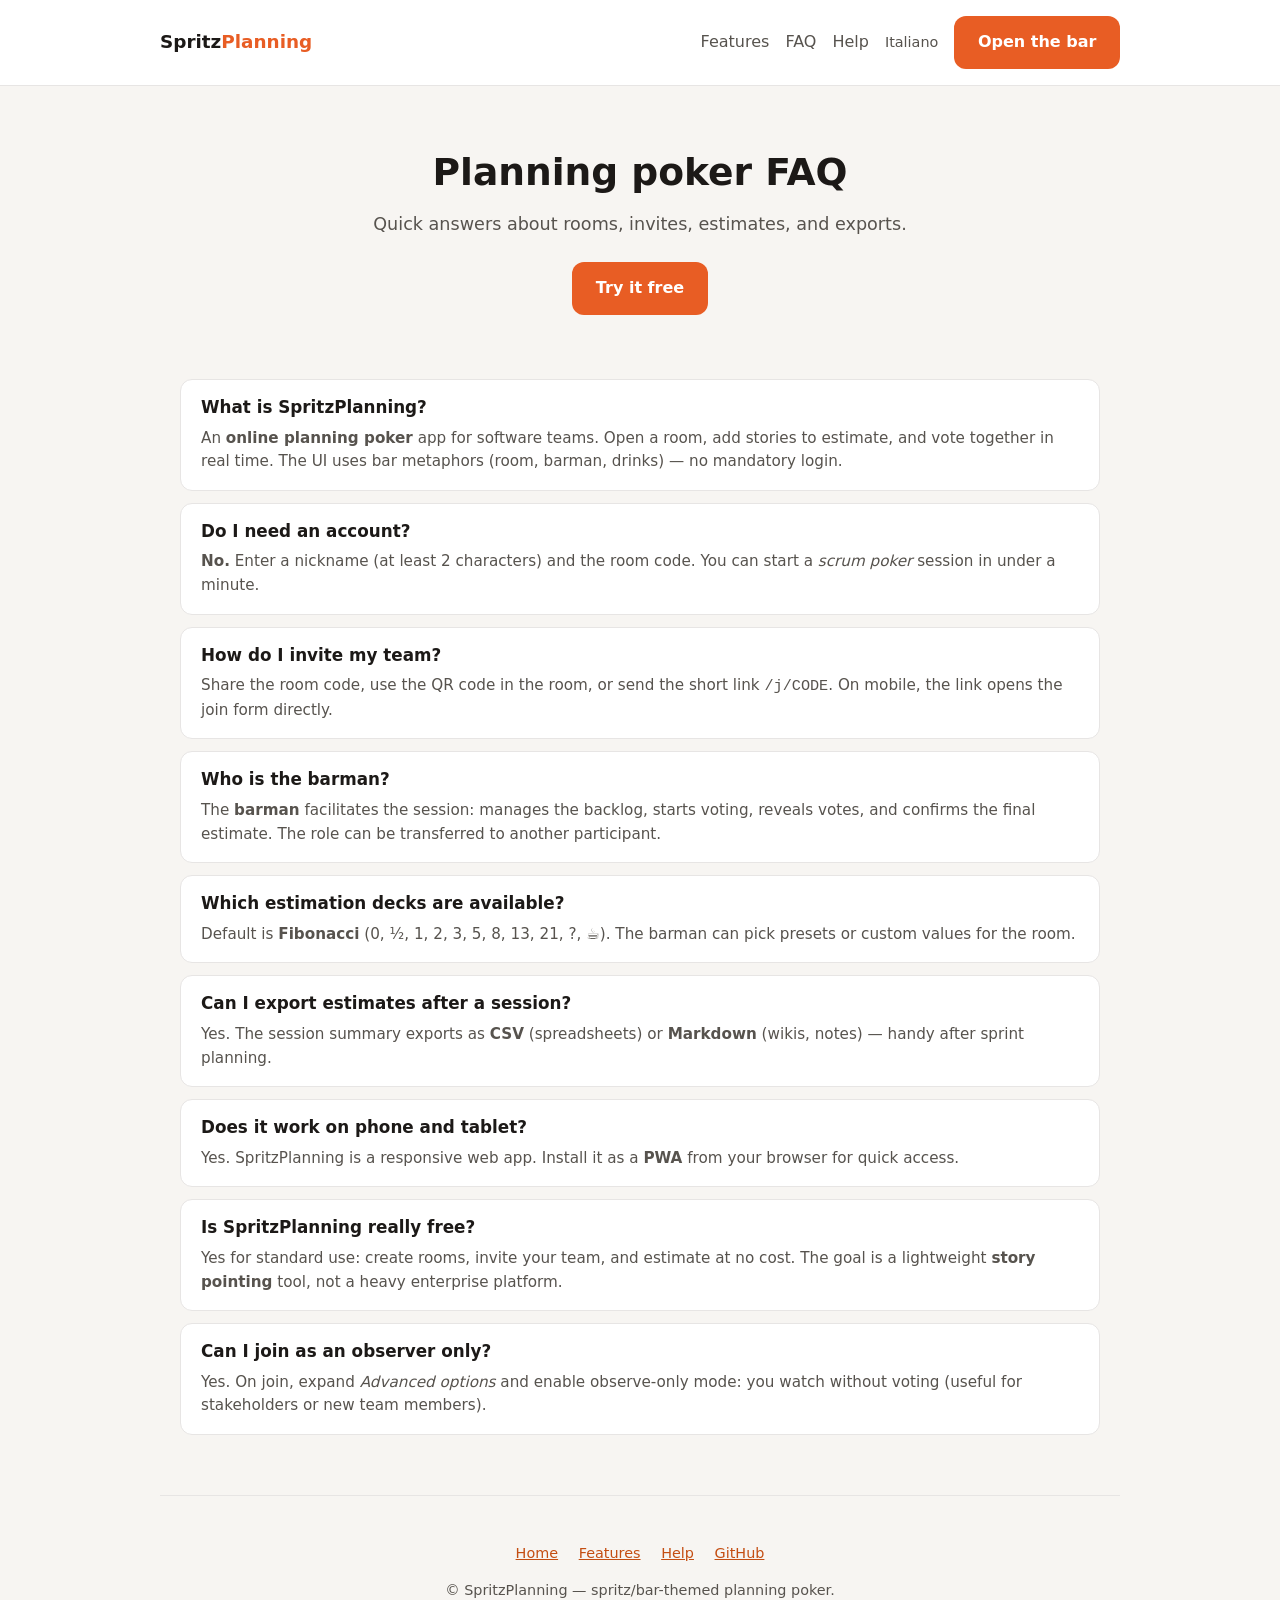
<file: web/faq-en.html>
<!DOCTYPE html>
<html lang="en">
<head>
  <meta charset="UTF-8">
  <meta name="viewport" content="width=device-width, initial-scale=1">
  <title>FAQ — Online planning poker | SpritzPlanning</title>
  <meta name="description" content="Frequently asked questions about SpritzPlanning: no account required, invite your team, export estimates, Fibonacci deck, PWA, free planning poker.">
  <link rel="canonical" href="https://spritz-planning.vercel.app/en/faq">
  <link rel="alternate" hreflang="it" href="https://spritz-planning.vercel.app/faq">
  <link rel="alternate" hreflang="en" href="https://spritz-planning.vercel.app/en/faq">
  <link rel="alternate" hreflang="x-default" href="https://spritz-planning.vercel.app/faq">
  <meta property="og:type" content="website">
  <meta property="og:title" content="FAQ — SpritzPlanning">
  <meta property="og:description" content="Free planning poker with no sign-up: rooms, facilitator, exports, and invites explained.">
  <meta property="og:url" content="https://spritz-planning.vercel.app/en/faq">
  <meta property="og:image" content="https://spritz-planning.vercel.app/icons/Icon-512.png">
  <meta name="theme-color" content="#E85D24">
  <link rel="icon" type="image/png" href="favicon.png">
  <link rel="preload" href="seo/landing.css" as="style">
  <link rel="stylesheet" href="seo/landing.css">
  <!-- SEO_INJECT -->
  <script type="application/ld+json">
  {
    "@context": "https://schema.org",
    "@type": "FAQPage",
    "mainEntity": [
      {
        "@type": "Question",
        "name": "What is SpritzPlanning?",
        "acceptedAnswer": {
          "@type": "Answer",
          "text": "SpritzPlanning is an online planning poker tool for agile teams. Open a room, share the room code, and estimate stories in real time with a bar-themed UX."
        }
      },
      {
        "@type": "Question",
        "name": "Do I need an account?",
        "acceptedAnswer": {
          "@type": "Answer",
          "text": "No. A nickname and room code are enough. No sign-up required to join."
        }
      },
      {
        "@type": "Question",
        "name": "How do I invite my team?",
        "acceptedAnswer": {
          "@type": "Answer",
          "text": "Share the room code, scan the QR code in the room, or use the short link /j/CODE. Teammates choose Join and enter nickname and code."
        }
      },
      {
        "@type": "Question",
        "name": "Who is the barman?",
        "acceptedAnswer": {
          "@type": "Answer",
          "text": "The barman is the facilitator: manages the backlog, starts voting, reveals votes, and confirms the final estimate. The room creator starts as barman."
        }
      },
      {
        "@type": "Question",
        "name": "Can I export estimates?",
        "acceptedAnswer": {
          "@type": "Answer",
          "text": "Yes. At the end of a session you can copy a report as CSV or Markdown with story titles and points."
        }
      },
      {
        "@type": "Question",
        "name": "Is SpritzPlanning free?",
        "acceptedAnswer": {
          "@type": "Answer",
          "text": "Yes. Open a room and invite your team at no cost for standard planning poker sessions."
        }
      }
    ]
  }
  </script>
</head>
<body>
  <noscript>
    <p class="noscript-fallback">
      SpritzPlanning — online planning poker.
      <a href="/app/">Open the app</a> ·
      <a href="/en/features">Features</a> ·
      <a href="/en">Home</a>
    </p>
  </noscript>
  <header>
    <div class="header-inner">
      <a class="logo" href="/en">Spritz<span>Planning</span></a>
      <nav>
        <a href="/en/features">Features</a>
        <a href="/en/faq" aria-current="page">FAQ</a>
        <a href="/en/help">Help</a>
        <a class="lang" href="/faq" hreflang="it">Italiano</a>
        <a class="btn btn-primary" href="/app/">Open the bar</a>
      </nav>
    </div>
  </header>

  <main>
    <section class="hero">
      <h1>Planning poker FAQ</h1>
      <p>Quick answers about rooms, invites, estimates, and exports.</p>
      <div class="cta-row">
        <a class="btn btn-primary" href="/app/">Try it free</a>
      </div>
    </section>

    <ul class="faq-list">
      <li class="faq-item">
        <h2>What is SpritzPlanning?</h2>
        <p>An <strong>online planning poker</strong> app for software teams. Open a room, add stories to estimate, and vote together in real time. The UI uses bar metaphors (room, barman, drinks) — no mandatory login.</p>
      </li>
      <li class="faq-item">
        <h2>Do I need an account?</h2>
        <p><strong>No.</strong> Enter a nickname (at least 2 characters) and the room code. You can start a <em>scrum poker</em> session in under a minute.</p>
      </li>
      <li class="faq-item">
        <h2>How do I invite my team?</h2>
        <p>Share the room code, use the QR code in the room, or send the short link <code>/j/CODE</code>. On mobile, the link opens the join form directly.</p>
      </li>
      <li class="faq-item">
        <h2>Who is the barman?</h2>
        <p>The <strong>barman</strong> facilitates the session: manages the backlog, starts voting, reveals votes, and confirms the final estimate. The role can be transferred to another participant.</p>
      </li>
      <li class="faq-item">
        <h2>Which estimation decks are available?</h2>
        <p>Default is <strong>Fibonacci</strong> (0, ½, 1, 2, 3, 5, 8, 13, 21, ?, ☕). The barman can pick presets or custom values for the room.</p>
      </li>
      <li class="faq-item">
        <h2>Can I export estimates after a session?</h2>
        <p>Yes. The session summary exports as <strong>CSV</strong> (spreadsheets) or <strong>Markdown</strong> (wikis, notes) — handy after sprint planning.</p>
      </li>
      <li class="faq-item">
        <h2>Does it work on phone and tablet?</h2>
        <p>Yes. SpritzPlanning is a responsive web app. Install it as a <strong>PWA</strong> from your browser for quick access.</p>
      </li>
      <li class="faq-item">
        <h2>Is SpritzPlanning really free?</h2>
        <p>Yes for standard use: create rooms, invite your team, and estimate at no cost. The goal is a lightweight <strong>story pointing</strong> tool, not a heavy enterprise platform.</p>
      </li>
      <li class="faq-item">
        <h2>Can I join as an observer only?</h2>
        <p>Yes. On join, expand <em>Advanced options</em> and enable observe-only mode: you watch without voting (useful for stakeholders or new team members).</p>
      </li>
    </ul>
  </main>

  <footer>
    <p>
      <a href="/en">Home</a>
      <a href="/en/features">Features</a>
      <a href="/en/help">Help</a>
      <a href="https://github.com/edar-dev/SpritzPlanning" rel="noopener">GitHub</a>
    </p>
    <p>© SpritzPlanning — spritz/bar-themed planning poker.</p>
  </footer>
</body>
</html>
</file>
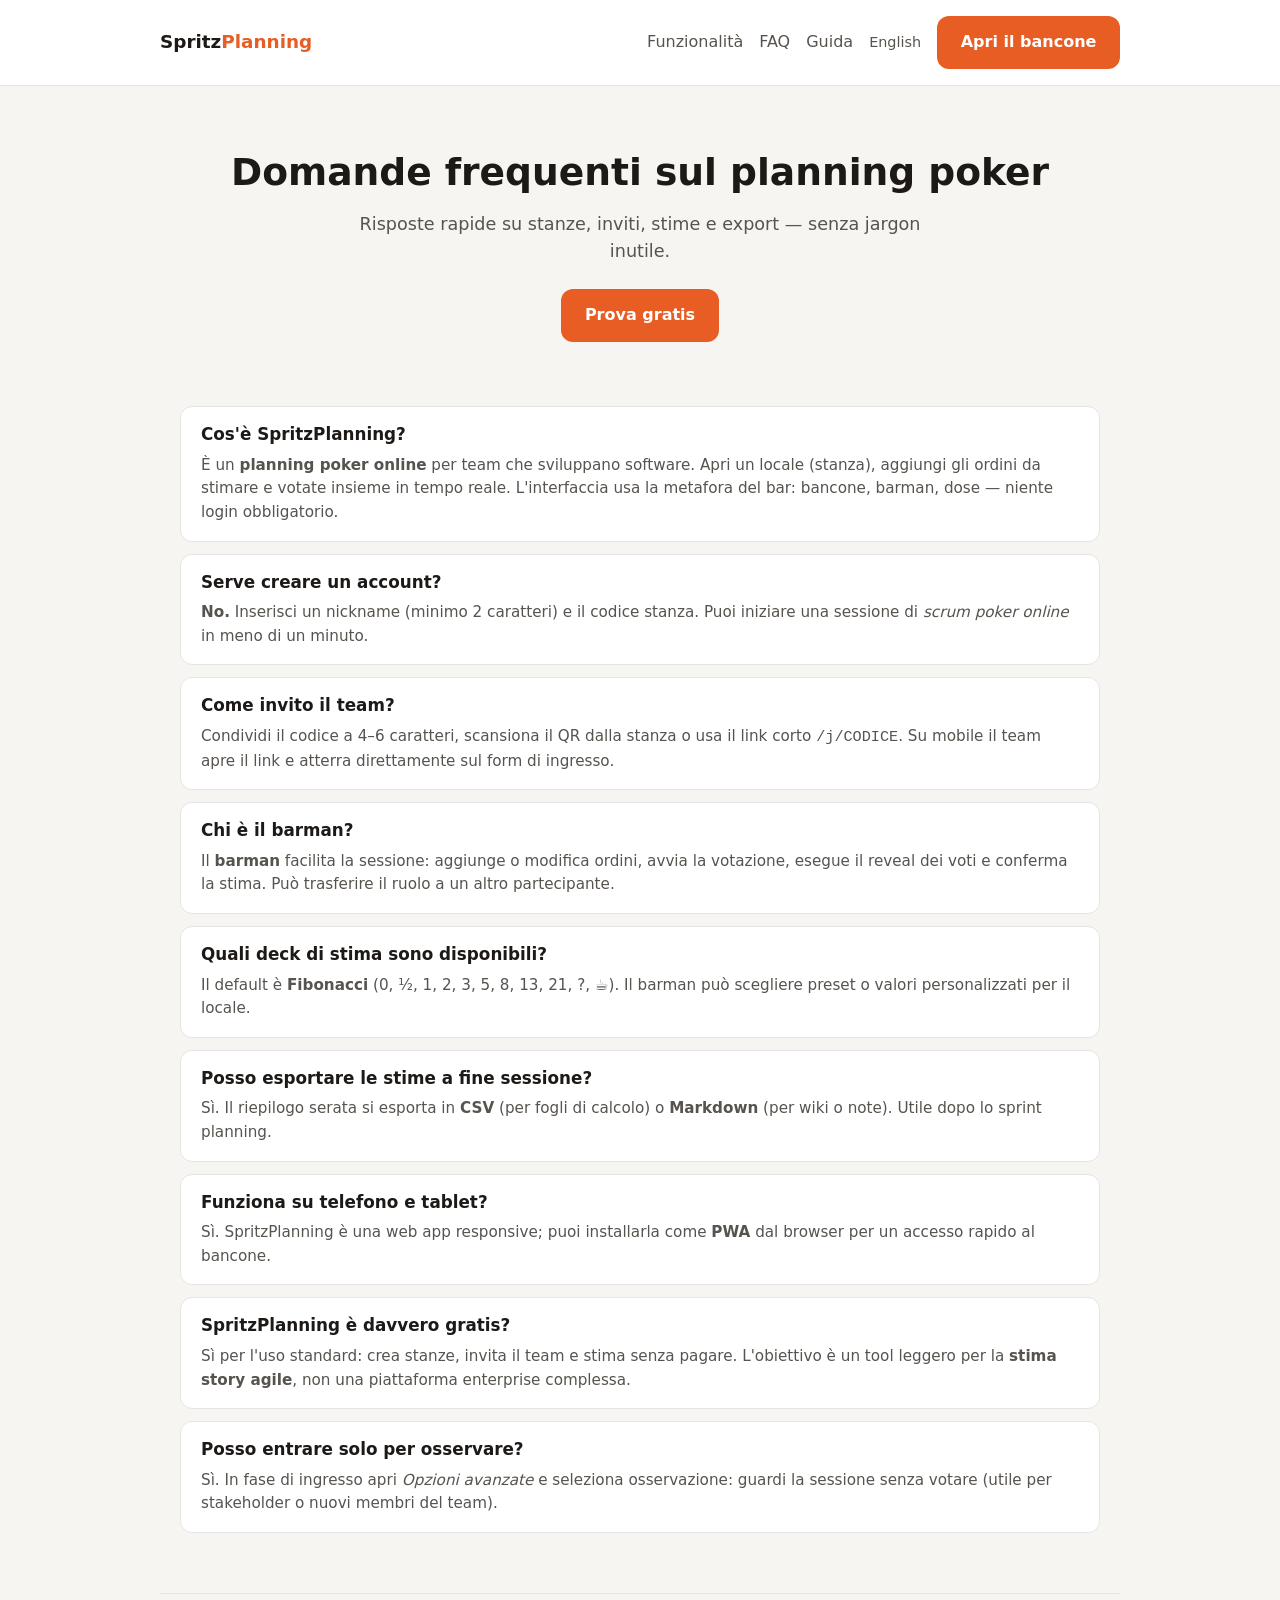
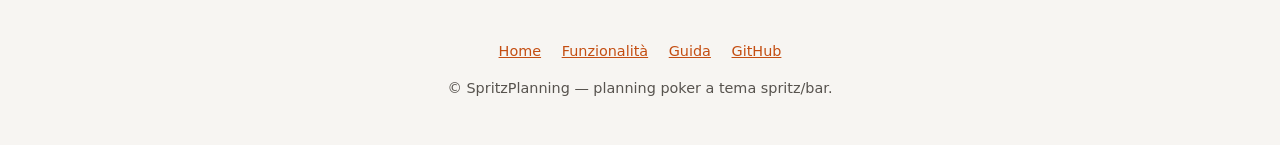
<file: web/faq.html>
<!DOCTYPE html>
<html lang="it">
<head>
  <meta charset="UTF-8">
  <meta name="viewport" content="width=device-width, initial-scale=1">
  <title>FAQ — Planning poker online | SpritzPlanning</title>
  <meta name="description" content="Domande frequenti su SpritzPlanning: serve un account? Come invitare il team? Export stime, deck Fibonacci, PWA e planning poker gratis.">
  <link rel="canonical" href="https://spritz-planning.vercel.app/faq">
  <link rel="alternate" hreflang="it" href="https://spritz-planning.vercel.app/faq">
  <link rel="alternate" hreflang="en" href="https://spritz-planning.vercel.app/en/faq">
  <link rel="alternate" hreflang="x-default" href="https://spritz-planning.vercel.app/faq">
  <meta property="og:type" content="website">
  <meta property="og:title" content="FAQ — SpritzPlanning">
  <meta property="og:description" content="Planning poker gratis senza registrazione: risposte rapide su stanze, barman, export e inviti.">
  <meta property="og:url" content="https://spritz-planning.vercel.app/faq">
  <meta property="og:image" content="https://spritz-planning.vercel.app/icons/Icon-512.png">
  <meta name="theme-color" content="#E85D24">
  <link rel="icon" type="image/png" href="favicon.png">
  <link rel="preload" href="seo/landing.css" as="style">
  <link rel="stylesheet" href="seo/landing.css">
  <!-- SEO_INJECT -->
  <script type="application/ld+json">
  {
    "@context": "https://schema.org",
    "@type": "FAQPage",
    "mainEntity": [
      {
        "@type": "Question",
        "name": "Cos'è SpritzPlanning?",
        "acceptedAnswer": {
          "@type": "Answer",
          "text": "SpritzPlanning è uno strumento di planning poker online per team agile. Apri un locale, condividi il codice stanza e stima le story in tempo reale con tema bar/spritz."
        }
      },
      {
        "@type": "Question",
        "name": "Serve creare un account?",
        "acceptedAnswer": {
          "@type": "Answer",
          "text": "No. Per partecipare bastano nickname e codice stanza. Nessuna registrazione obbligatoria."
        }
      },
      {
        "@type": "Question",
        "name": "Come invito il team in stanza?",
        "acceptedAnswer": {
          "@type": "Answer",
          "text": "Condividi il codice stanza, il QR dalla schermata del locale o il link corto /j/CODICE. I colleghi scelgono Entra al bancone e inseriscono nickname e codice."
        }
      },
      {
        "@type": "Question",
        "name": "Chi è il barman?",
        "acceptedAnswer": {
          "@type": "Answer",
          "text": "Il barman è il facilitatore: gestisce il menu ordini, avvia la votazione, fa il reveal (Servizio!) e conferma la stima finale. Chi crea il locale è barman iniziale."
        }
      },
      {
        "@type": "Question",
        "name": "Posso esportare le stime?",
        "acceptedAnswer": {
          "@type": "Answer",
          "text": "Sì. A fine sessione puoi copiare un report in CSV o Markdown con titolo ordine e punti stimati."
        }
      },
      {
        "@type": "Question",
        "name": "SpritzPlanning è gratis?",
        "acceptedAnswer": {
          "@type": "Answer",
          "text": "Sì, l'uso del planning poker è gratuito: apri un locale e invita il team senza carta di credito."
        }
      }
    ]
  }
  </script>
</head>
<body>
  <noscript>
    <p class="noscript-fallback">
      SpritzPlanning — planning poker online.
      <a href="/app/">Apri l'app</a> ·
      <a href="/features">Funzionalità</a> ·
      <a href="/">Home</a>
    </p>
  </noscript>
  <header>
    <div class="header-inner">
      <a class="logo" href="/">Spritz<span>Planning</span></a>
      <nav>
        <a href="/features">Funzionalità</a>
        <a href="/faq" aria-current="page">FAQ</a>
        <a href="/help">Guida</a>
        <a class="lang" href="/en/faq" hreflang="en">English</a>
        <a class="btn btn-primary" href="/app/">Apri il bancone</a>
      </nav>
    </div>
  </header>

  <main>
    <section class="hero">
      <h1>Domande frequenti sul planning poker</h1>
      <p>Risposte rapide su stanze, inviti, stime e export — senza jargon inutile.</p>
      <div class="cta-row">
        <a class="btn btn-primary" href="/app/">Prova gratis</a>
      </div>
    </section>

    <ul class="faq-list">
      <li class="faq-item">
        <h2>Cos'è SpritzPlanning?</h2>
        <p>È un <strong>planning poker online</strong> per team che sviluppano software. Apri un locale (stanza), aggiungi gli ordini da stimare e votate insieme in tempo reale. L'interfaccia usa la metafora del bar: bancone, barman, dose — niente login obbligatorio.</p>
      </li>
      <li class="faq-item">
        <h2>Serve creare un account?</h2>
        <p><strong>No.</strong> Inserisci un nickname (minimo 2 caratteri) e il codice stanza. Puoi iniziare una sessione di <em>scrum poker online</em> in meno di un minuto.</p>
      </li>
      <li class="faq-item">
        <h2>Come invito il team?</h2>
        <p>Condividi il codice a 4–6 caratteri, scansiona il QR dalla stanza o usa il link corto <code>/j/CODICE</code>. Su mobile il team apre il link e atterra direttamente sul form di ingresso.</p>
      </li>
      <li class="faq-item">
        <h2>Chi è il barman?</h2>
        <p>Il <strong>barman</strong> facilita la sessione: aggiunge o modifica ordini, avvia la votazione, esegue il reveal dei voti e conferma la stima. Può trasferire il ruolo a un altro partecipante.</p>
      </li>
      <li class="faq-item">
        <h2>Quali deck di stima sono disponibili?</h2>
        <p>Il default è <strong>Fibonacci</strong> (0, ½, 1, 2, 3, 5, 8, 13, 21, ?, ☕). Il barman può scegliere preset o valori personalizzati per il locale.</p>
      </li>
      <li class="faq-item">
        <h2>Posso esportare le stime a fine sessione?</h2>
        <p>Sì. Il riepilogo serata si esporta in <strong>CSV</strong> (per fogli di calcolo) o <strong>Markdown</strong> (per wiki o note). Utile dopo lo sprint planning.</p>
      </li>
      <li class="faq-item">
        <h2>Funziona su telefono e tablet?</h2>
        <p>Sì. SpritzPlanning è una web app responsive; puoi installarla come <strong>PWA</strong> dal browser per un accesso rapido al bancone.</p>
      </li>
      <li class="faq-item">
        <h2>SpritzPlanning è davvero gratis?</h2>
        <p>Sì per l'uso standard: crea stanze, invita il team e stima senza pagare. L'obiettivo è un tool leggero per la <strong>stima story agile</strong>, non una piattaforma enterprise complessa.</p>
      </li>
      <li class="faq-item">
        <h2>Posso entrare solo per osservare?</h2>
        <p>Sì. In fase di ingresso apri <em>Opzioni avanzate</em> e seleziona osservazione: guardi la sessione senza votare (utile per stakeholder o nuovi membri del team).</p>
      </li>
    </ul>
  </main>

  <footer>
    <p>
      <a href="/">Home</a>
      <a href="/features">Funzionalità</a>
      <a href="/help">Guida</a>
      <a href="https://github.com/edar-dev/SpritzPlanning" rel="noopener">GitHub</a>
    </p>
    <p>© SpritzPlanning — planning poker a tema spritz/bar.</p>
  </footer>
</body>
</html>
</file>
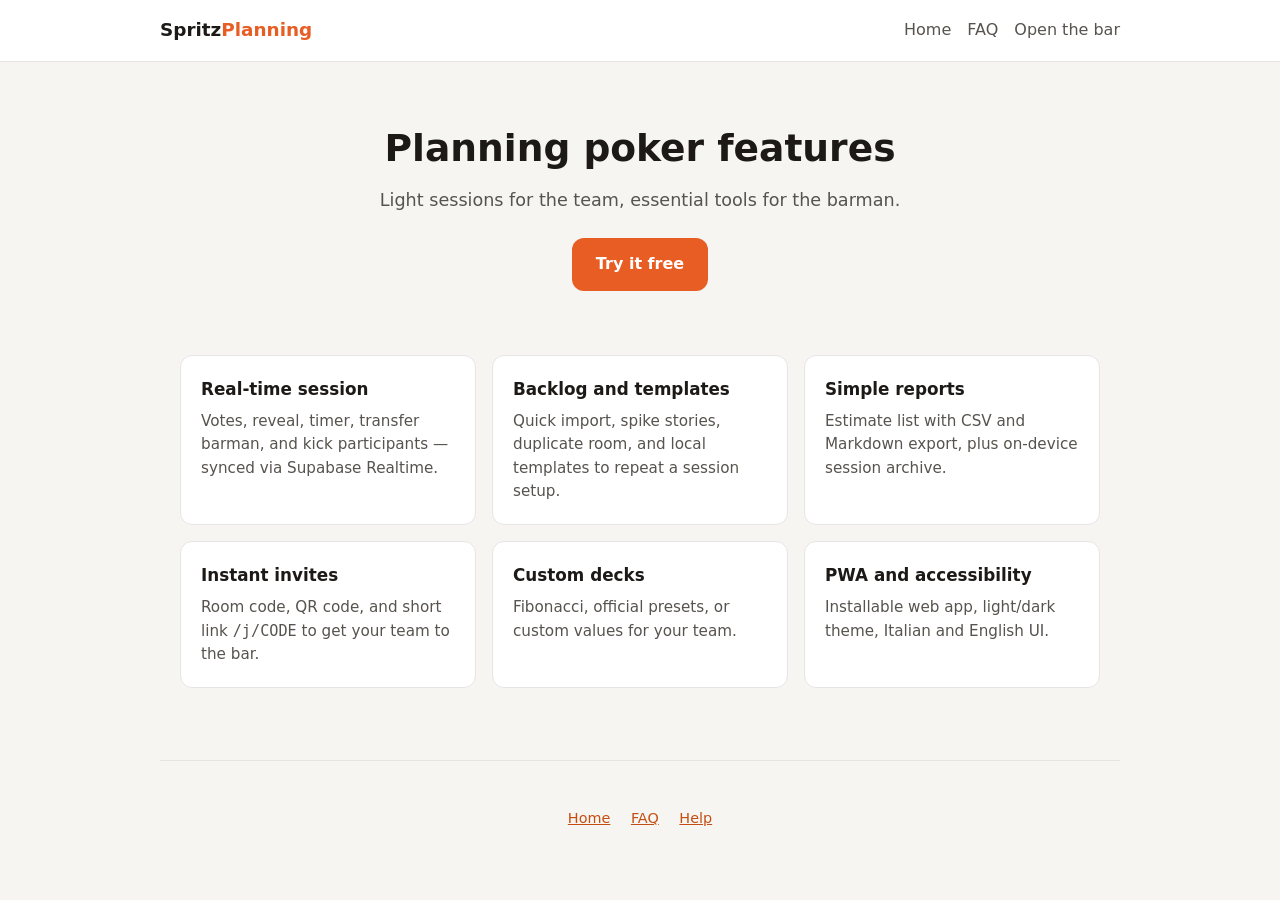
<file: web/features-en.html>
<!DOCTYPE html>
<html lang="en">
<head>
  <meta charset="UTF-8">
  <meta name="viewport" content="width=device-width, initial-scale=1">
  <title>Features — SpritzPlanning</title>
  <meta name="description" content="Real-time planning poker: custom decks, backlog import, timer, CSV export, and installable PWA. No account required.">
  <link rel="canonical" href="https://spritz-planning.vercel.app/en/features">
  <link rel="alternate" hreflang="it" href="https://spritz-planning.vercel.app/features">
  <link rel="alternate" hreflang="en" href="https://spritz-planning.vercel.app/en/features">
  <link rel="alternate" hreflang="x-default" href="https://spritz-planning.vercel.app/features">
  <meta property="og:type" content="website">
  <meta property="og:title" content="Features — SpritzPlanning">
  <meta property="og:description" content="Everything you need for a frictionless estimation session.">
  <meta property="og:url" content="https://spritz-planning.vercel.app/en/features">
  <meta property="og:image" content="https://spritz-planning.vercel.app/icons/Icon-512.png">
  <meta name="theme-color" content="#E85D24">
  <link rel="icon" type="image/png" href="favicon.png">
  <link rel="preload" href="seo/landing.css" as="style">
  <link rel="stylesheet" href="seo/landing.css">
  <!-- SEO_INJECT -->
</head>
<body>
  <header>
    <div class="header-inner">
      <a class="logo" href="/en">Spritz<span>Planning</span></a>
      <nav>
        <a href="/en">Home</a>
        <a href="/en/faq">FAQ</a>
        <a href="/app/">Open the bar</a>
      </nav>
    </div>
  </header>

  <main>
    <section class="hero">
      <h1>Planning poker features</h1>
      <p>Light sessions for the team, essential tools for the barman.</p>
      <div class="cta-row">
        <a class="btn btn-primary" href="/app/">Try it free</a>
      </div>
    </section>

    <div class="benefits">
      <article class="card">
        <h3>Real-time session</h3>
        <p>Votes, reveal, timer, transfer barman, and kick participants — synced via Supabase Realtime.</p>
      </article>
      <article class="card">
        <h3>Backlog and templates</h3>
        <p>Quick import, spike stories, duplicate room, and local templates to repeat a session setup.</p>
      </article>
      <article class="card">
        <h3>Simple reports</h3>
        <p>Estimate list with CSV and Markdown export, plus on-device session archive.</p>
      </article>
      <article class="card">
        <h3>Instant invites</h3>
        <p>Room code, QR code, and short link <code>/j/CODE</code> to get your team to the bar.</p>
      </article>
      <article class="card">
        <h3>Custom decks</h3>
        <p>Fibonacci, official presets, or custom values for your team.</p>
      </article>
      <article class="card">
        <h3>PWA and accessibility</h3>
        <p>Installable web app, light/dark theme, Italian and English UI.</p>
      </article>
    </div>
  </main>

  <footer>
    <p>
      <a href="/en">Home</a>
      <a href="/en/faq">FAQ</a>
      <a href="/en/help">Help</a>
    </p>
  </footer>
</body>
</html>
</file>
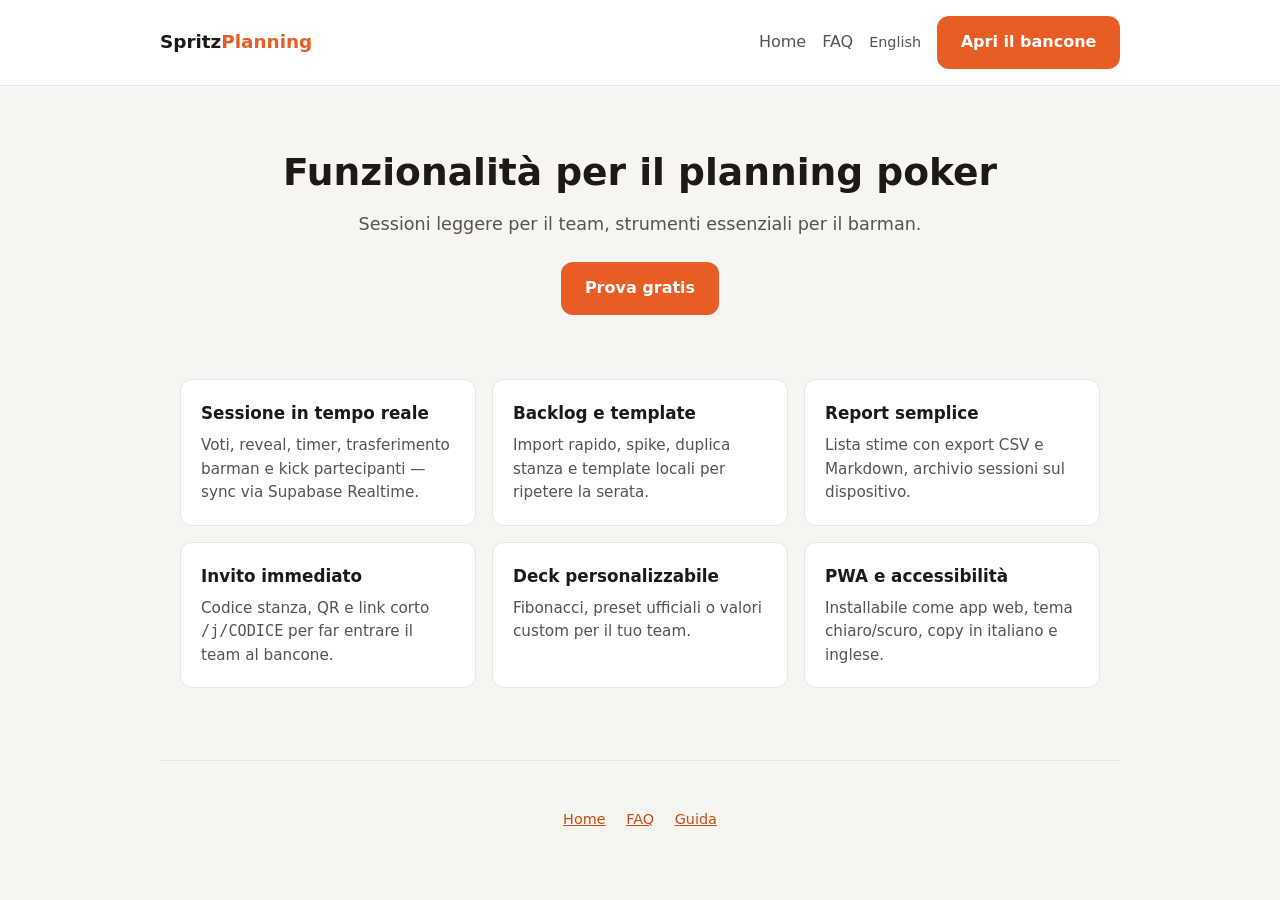
<file: web/features.html>
<!DOCTYPE html>
<html lang="it">
<head>
  <meta charset="UTF-8">
  <meta name="viewport" content="width=device-width, initial-scale=1">
  <title>Funzionalità — SpritzPlanning</title>
  <meta name="description" content="Planning poker in tempo reale: deck personalizzabili, import backlog, timer, report CSV e PWA installabile.">
  <link rel="canonical" href="https://spritz-planning.vercel.app/features">
  <link rel="alternate" hreflang="it" href="https://spritz-planning.vercel.app/features">
  <link rel="alternate" hreflang="en" href="https://spritz-planning.vercel.app/en/features">
  <link rel="alternate" hreflang="x-default" href="https://spritz-planning.vercel.app/features">
  <meta property="og:type" content="website">
  <meta property="og:title" content="Funzionalità — SpritzPlanning">
  <meta property="og:description" content="Tutto ciò che serve per una serata di stima agile, senza attrito.">
  <meta property="og:url" content="https://spritz-planning.vercel.app/features">
  <meta property="og:image" content="https://spritz-planning.vercel.app/icons/Icon-512.png">
  <meta name="theme-color" content="#E85D24">
  <link rel="icon" type="image/png" href="favicon.png">
  <link rel="preload" href="seo/landing.css" as="style">
  <link rel="stylesheet" href="seo/landing.css">
  <!-- SEO_INJECT -->
</head>
<body>
  <header>
    <div class="header-inner">
      <a class="logo" href="/">Spritz<span>Planning</span></a>
      <nav>
        <a href="/">Home</a>
        <a href="/faq">FAQ</a>
        <a class="lang" href="/en/features" hreflang="en">English</a>
        <a class="btn btn-primary" href="/app/">Apri il bancone</a>
      </nav>
    </div>
  </header>

  <main>
    <section class="hero">
      <h1>Funzionalità per il planning poker</h1>
      <p>Sessioni leggere per il team, strumenti essenziali per il barman.</p>
      <div class="cta-row">
        <a class="btn btn-primary" href="/app/">Prova gratis</a>
      </div>
    </section>

    <div class="benefits">
      <article class="card">
        <h3>Sessione in tempo reale</h3>
        <p>Voti, reveal, timer, trasferimento barman e kick partecipanti — sync via Supabase Realtime.</p>
      </article>
      <article class="card">
        <h3>Backlog e template</h3>
        <p>Import rapido, spike, duplica stanza e template locali per ripetere la serata.</p>
      </article>
      <article class="card">
        <h3>Report semplice</h3>
        <p>Lista stime con export CSV e Markdown, archivio sessioni sul dispositivo.</p>
      </article>
      <article class="card">
        <h3>Invito immediato</h3>
        <p>Codice stanza, QR e link corto <code>/j/CODICE</code> per far entrare il team al bancone.</p>
      </article>
      <article class="card">
        <h3>Deck personalizzabile</h3>
        <p>Fibonacci, preset ufficiali o valori custom per il tuo team.</p>
      </article>
      <article class="card">
        <h3>PWA e accessibilità</h3>
        <p>Installabile come app web, tema chiaro/scuro, copy in italiano e inglese.</p>
      </article>
    </div>
  </main>

  <footer>
    <p>
      <a href="/">Home</a>
      <a href="/faq">FAQ</a>
      <a href="/help">Guida</a>
    </p>
  </footer>
</body>
</html>
</file>
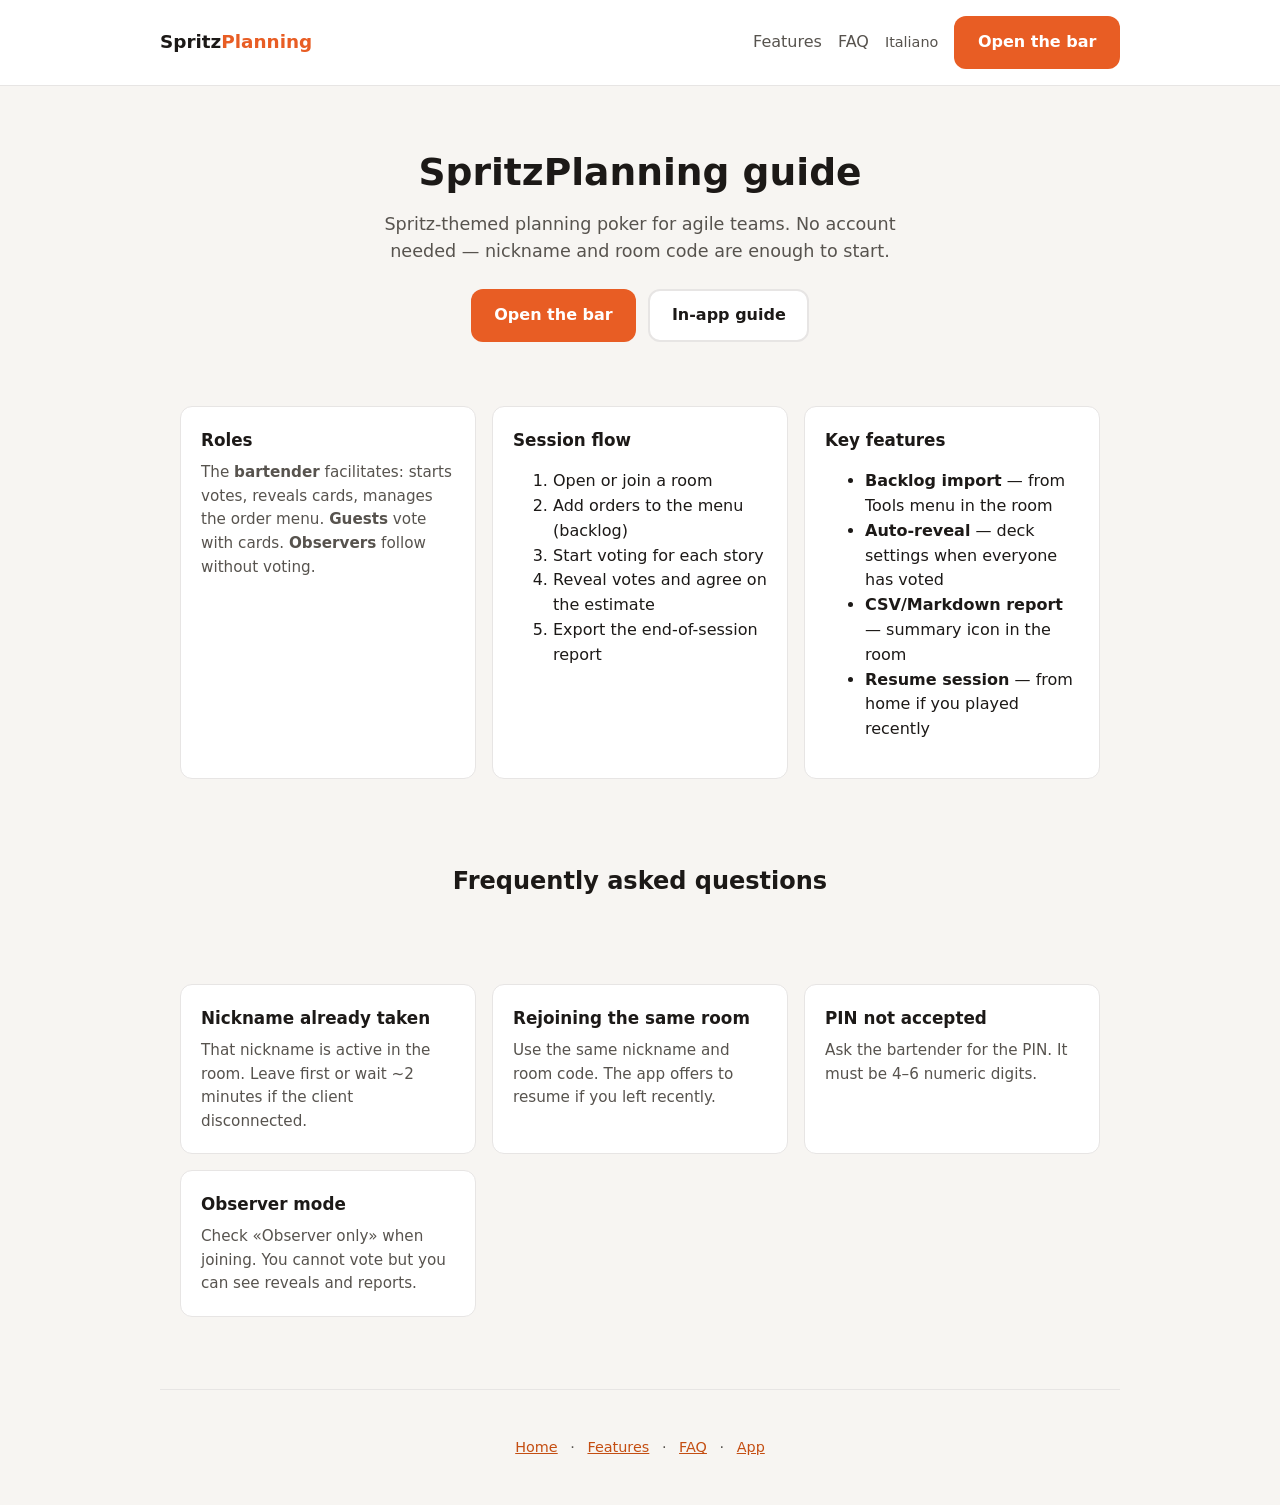
<file: web/help-en.html>
<!DOCTYPE html>
<html lang="en">
<head>
  <meta charset="UTF-8">
  <meta name="viewport" content="width=device-width, initial-scale=1">
  <title>Guide — SpritzPlanning planning poker</title>
  <meta name="description" content="Quick guide to SpritzPlanning: bartender and guest roles, voting flow, backlog import, CSV report, and FAQs.">
  <link rel="canonical" href="https://spritz-planning.vercel.app/en/help">
  <link rel="alternate" hreflang="it" href="https://spritz-planning.vercel.app/help">
  <link rel="alternate" hreflang="en" href="https://spritz-planning.vercel.app/en/help">
  <link rel="alternate" hreflang="x-default" href="https://spritz-planning.vercel.app/help">
  <meta property="og:type" content="website">
  <meta property="og:title" content="Guide — SpritzPlanning">
  <meta property="og:description" content="How to run online planning poker: open a room, vote on stories, export the report.">
  <meta property="og:url" content="https://spritz-planning.vercel.app/en/help">
  <meta property="og:image" content="https://spritz-planning.vercel.app/icons/Icon-512.png">
  <meta name="theme-color" content="#E85D24">
  <link rel="icon" type="image/png" href="favicon.png">
  <link rel="preload" href="seo/landing.css" as="style">
  <link rel="preload" href="icons/Icon-512.png" as="image" type="image/png">
  <link rel="stylesheet" href="seo/landing.css">
  <!-- SEO_INJECT -->
</head>
<body>
  <noscript>
    <p class="noscript-fallback">
      SpritzPlanning guide — online planning poker.
      <a href="/app/">Open app</a> ·
      <a href="/en/faq">FAQ</a>
    </p>
  </noscript>
  <header>
    <div class="header-inner">
      <a class="logo" href="/en">Spritz<span>Planning</span></a>
      <nav>
        <a href="/en/features">Features</a>
        <a href="/en/faq">FAQ</a>
        <a class="lang" href="/help" hreflang="it">Italiano</a>
        <a class="btn btn-primary" href="/app/">Open the bar</a>
      </nav>
    </div>
  </header>

  <main>
    <section class="hero">
      <h1>SpritzPlanning guide</h1>
      <p>Spritz-themed planning poker for agile teams. No account needed — nickname and room code are enough to start.</p>
      <div class="cta-row">
        <a class="btn btn-primary" href="/app/">Open the bar</a>
        <a class="btn btn-secondary" href="/app/help">In-app guide</a>
      </div>
    </section>

    <div class="benefits">
      <article class="card">
        <h3>Roles</h3>
        <p>The <strong>bartender</strong> facilitates: starts votes, reveals cards, manages the order menu. <strong>Guests</strong> vote with cards. <strong>Observers</strong> follow without voting.</p>
      </article>
      <article class="card">
        <h3>Session flow</h3>
        <ol>
          <li>Open or join a room</li>
          <li>Add orders to the menu (backlog)</li>
          <li>Start voting for each story</li>
          <li>Reveal votes and agree on the estimate</li>
          <li>Export the end-of-session report</li>
        </ol>
      </article>
      <article class="card">
        <h3>Key features</h3>
        <ul>
          <li><strong>Backlog import</strong> — from Tools menu in the room</li>
          <li><strong>Auto-reveal</strong> — deck settings when everyone has voted</li>
          <li><strong>CSV/Markdown report</strong> — summary icon in the room</li>
          <li><strong>Resume session</strong> — from home if you played recently</li>
        </ul>
      </article>
    </div>

    <section class="hero" style="margin-top:2rem">
      <h2>Frequently asked questions</h2>
    </section>
    <div class="benefits">
      <article class="card">
        <h3>Nickname already taken</h3>
        <p>That nickname is active in the room. Leave first or wait ~2 minutes if the client disconnected.</p>
      </article>
      <article class="card">
        <h3>Rejoining the same room</h3>
        <p>Use the same nickname and room code. The app offers to resume if you left recently.</p>
      </article>
      <article class="card">
        <h3>PIN not accepted</h3>
        <p>Ask the bartender for the PIN. It must be 4–6 numeric digits.</p>
      </article>
      <article class="card">
        <h3>Observer mode</h3>
        <p>Check «Observer only» when joining. You cannot vote but you can see reveals and reports.</p>
      </article>
    </div>
  </main>

  <footer>
    <p><a href="/en">Home</a> · <a href="/en/features">Features</a> · <a href="/en/faq">FAQ</a> · <a href="/app/">App</a></p>
  </footer>
</body>
</html>
</file>
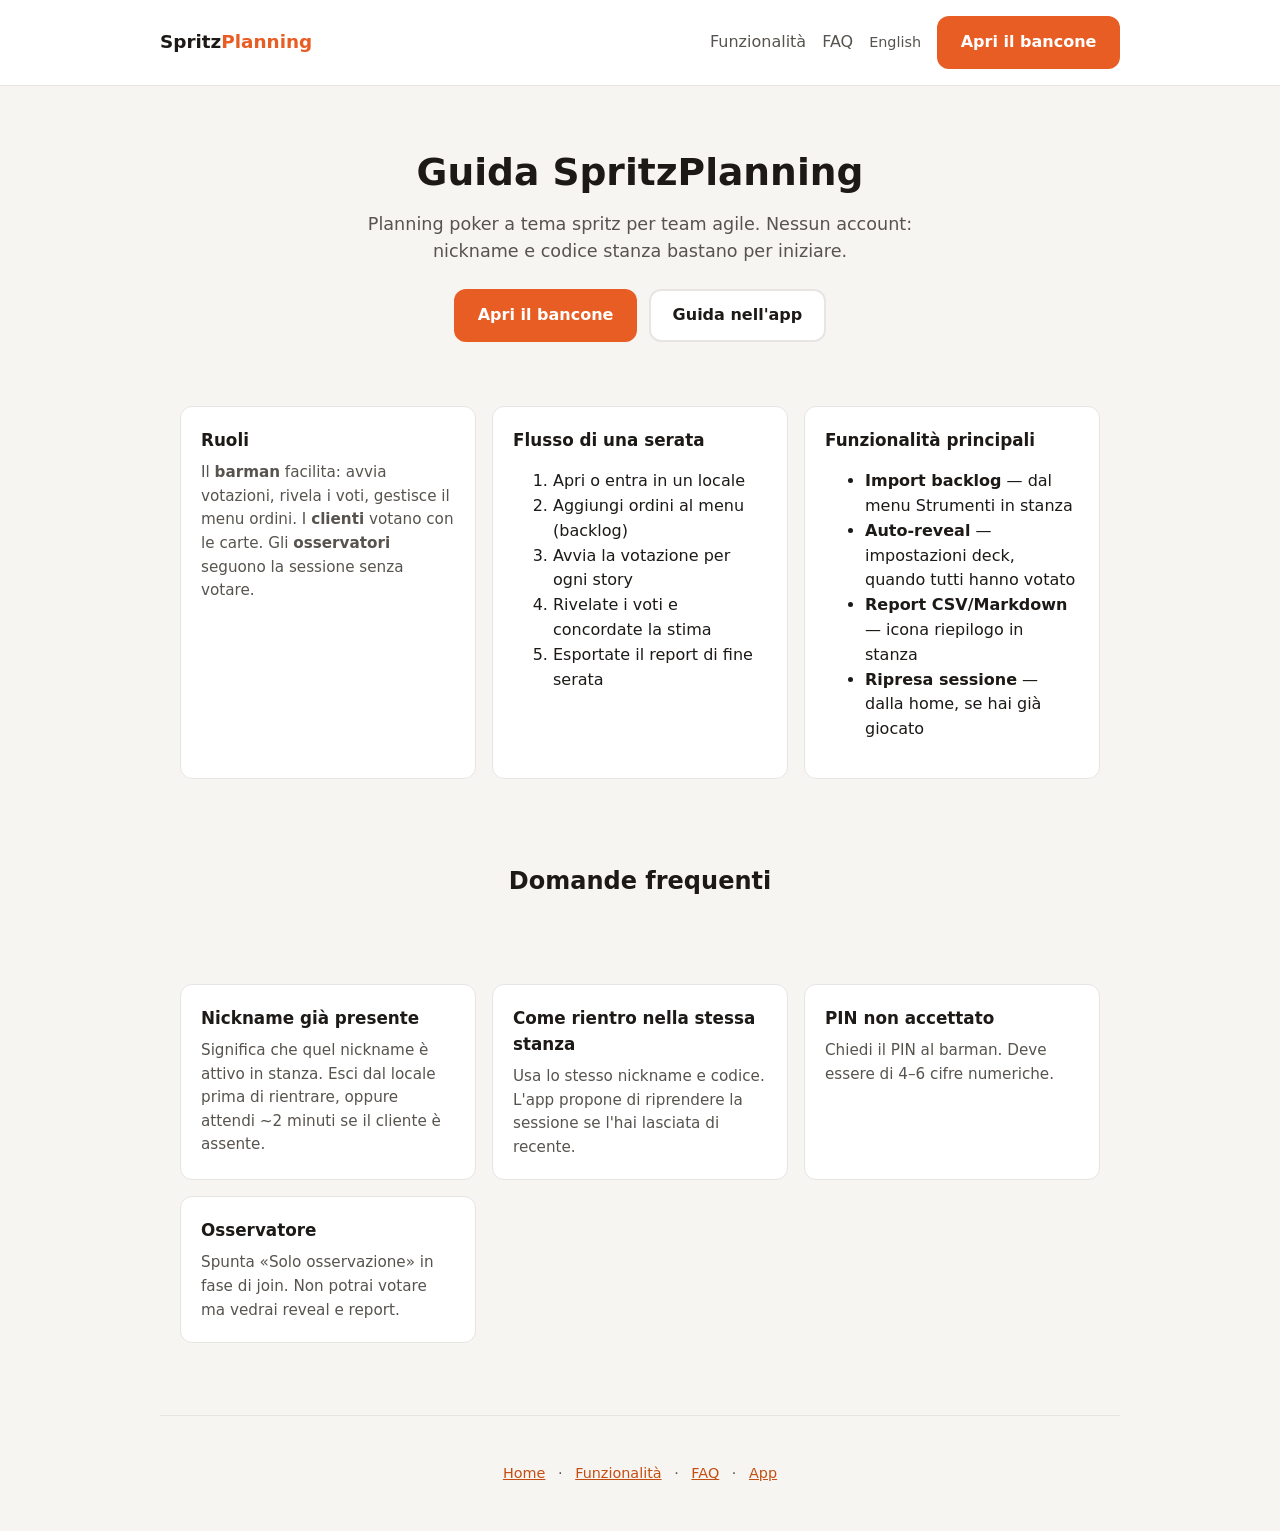
<file: web/help.html>
<!DOCTYPE html>
<html lang="it">
<head>
  <meta charset="UTF-8">
  <meta name="viewport" content="width=device-width, initial-scale=1">
  <title>Guida — SpritzPlanning planning poker</title>
  <meta name="description" content="Guida rapida a SpritzPlanning: ruoli barman e clienti, flusso di votazione, import backlog, report CSV e domande frequenti.">
  <link rel="canonical" href="https://spritz-planning.vercel.app/help">
  <link rel="alternate" hreflang="it" href="https://spritz-planning.vercel.app/help">
  <link rel="alternate" hreflang="en" href="https://spritz-planning.vercel.app/en/help">
  <link rel="alternate" hreflang="x-default" href="https://spritz-planning.vercel.app/help">
  <meta property="og:type" content="website">
  <meta property="og:title" content="Guida — SpritzPlanning">
  <meta property="og:description" content="Come usare il planning poker online: apri un locale, vota le story, esporta il report.">
  <meta property="og:url" content="https://spritz-planning.vercel.app/help">
  <meta property="og:image" content="https://spritz-planning.vercel.app/icons/Icon-512.png">
  <meta name="theme-color" content="#E85D24">
  <link rel="icon" type="image/png" href="favicon.png">
  <link rel="preload" href="seo/landing.css" as="style">
  <link rel="preload" href="icons/Icon-512.png" as="image" type="image/png">
  <link rel="stylesheet" href="seo/landing.css">
  <!-- SEO_INJECT -->
</head>
<body>
  <noscript>
    <p class="noscript-fallback">
      Guida SpritzPlanning — planning poker online.
      <a href="/app/">Apri l'app</a> ·
      <a href="/faq">FAQ</a>
    </p>
  </noscript>
  <header>
    <div class="header-inner">
      <a class="logo" href="/">Spritz<span>Planning</span></a>
      <nav>
        <a href="/features">Funzionalità</a>
        <a href="/faq">FAQ</a>
        <a class="lang" href="/en/help" hreflang="en">English</a>
        <a class="btn btn-primary" href="/app/">Apri il bancone</a>
      </nav>
    </div>
  </header>

  <main>
    <section class="hero">
      <h1>Guida SpritzPlanning</h1>
      <p>Planning poker a tema spritz per team agile. Nessun account: nickname e codice stanza bastano per iniziare.</p>
      <div class="cta-row">
        <a class="btn btn-primary" href="/app/">Apri il bancone</a>
        <a class="btn btn-secondary" href="/app/help">Guida nell'app</a>
      </div>
    </section>

    <div class="benefits">
      <article class="card">
        <h3>Ruoli</h3>
        <p>Il <strong>barman</strong> facilita: avvia votazioni, rivela i voti, gestisce il menu ordini. I <strong>clienti</strong> votano con le carte. Gli <strong>osservatori</strong> seguono la sessione senza votare.</p>
      </article>
      <article class="card">
        <h3>Flusso di una serata</h3>
        <ol>
          <li>Apri o entra in un locale</li>
          <li>Aggiungi ordini al menu (backlog)</li>
          <li>Avvia la votazione per ogni story</li>
          <li>Rivelate i voti e concordate la stima</li>
          <li>Esportate il report di fine serata</li>
        </ol>
      </article>
      <article class="card">
        <h3>Funzionalità principali</h3>
        <ul>
          <li><strong>Import backlog</strong> — dal menu Strumenti in stanza</li>
          <li><strong>Auto-reveal</strong> — impostazioni deck, quando tutti hanno votato</li>
          <li><strong>Report CSV/Markdown</strong> — icona riepilogo in stanza</li>
          <li><strong>Ripresa sessione</strong> — dalla home, se hai già giocato</li>
        </ul>
      </article>
    </div>

    <section class="hero" style="margin-top:2rem">
      <h2>Domande frequenti</h2>
    </section>
    <div class="benefits">
      <article class="card">
        <h3>Nickname già presente</h3>
        <p>Significa che quel nickname è attivo in stanza. Esci dal locale prima di rientrare, oppure attendi ~2 minuti se il cliente è assente.</p>
      </article>
      <article class="card">
        <h3>Come rientro nella stessa stanza</h3>
        <p>Usa lo stesso nickname e codice. L'app propone di riprendere la sessione se l'hai lasciata di recente.</p>
      </article>
      <article class="card">
        <h3>PIN non accettato</h3>
        <p>Chiedi il PIN al barman. Deve essere di 4–6 cifre numeriche.</p>
      </article>
      <article class="card">
        <h3>Osservatore</h3>
        <p>Spunta «Solo osservazione» in fase di join. Non potrai votare ma vedrai reveal e report.</p>
      </article>
    </div>
  </main>

  <footer>
    <p><a href="/">Home</a> · <a href="/features">Funzionalità</a> · <a href="/faq">FAQ</a> · <a href="/app/">App</a></p>
  </footer>
</body>
</html>
</file>
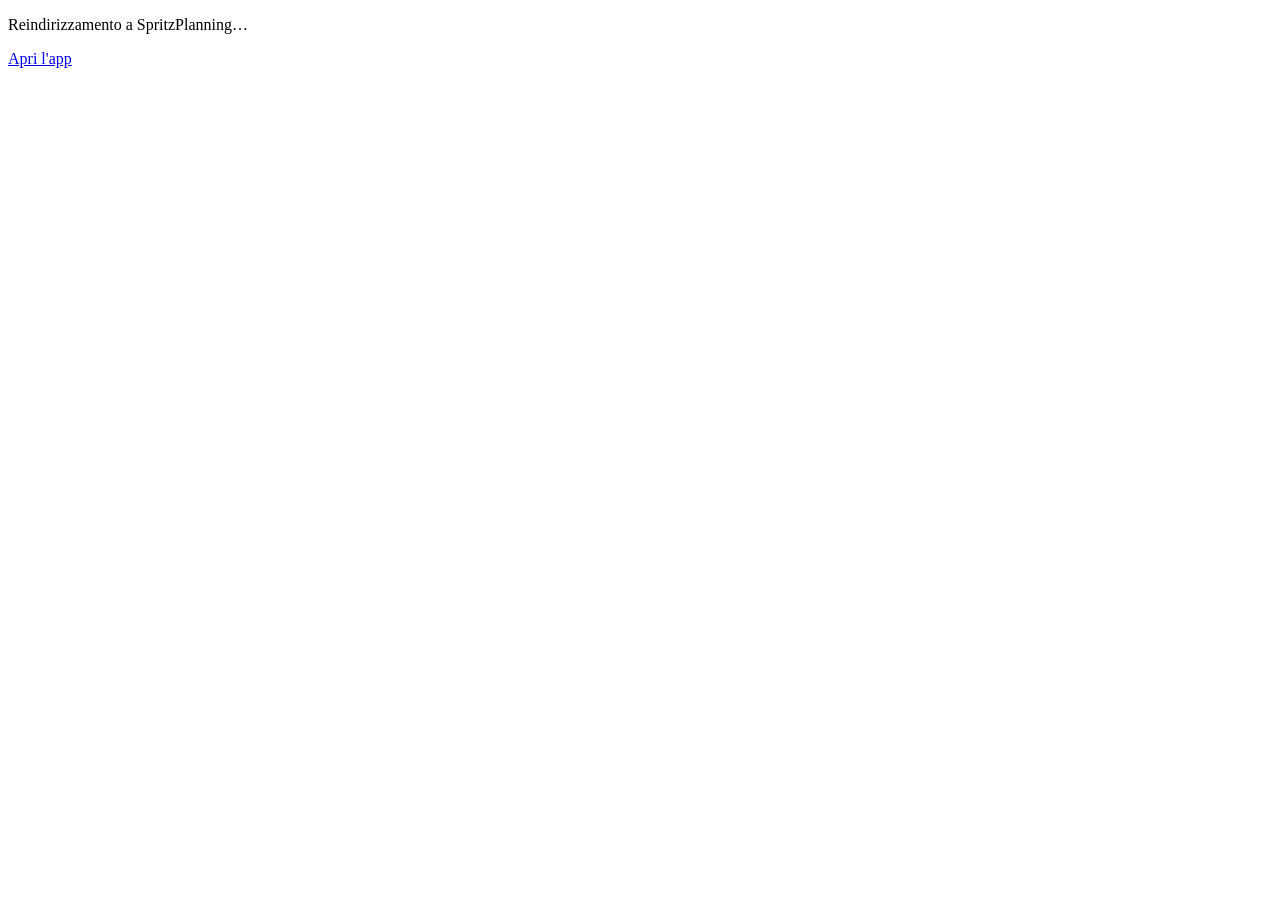
<file: web/join.html>
<!DOCTYPE html>
<html lang="it">
<head>
  <meta charset="UTF-8">
  <meta name="viewport" content="width=device-width, initial-scale=1">
  <title>SpritzPlanning — Unisciti alla sessione</title>
  <meta name="description" content="Unisciti a una sessione di planning poker su SpritzPlanning.">
  <meta property="og:type" content="website">
  <meta property="og:site_name" content="SpritzPlanning">
  <meta property="og:image" content="https://spritz-planning.vercel.app/icons/Icon-512.png">
  <meta name="twitter:card" content="summary">
  <meta name="twitter:image" content="https://spritz-planning.vercel.app/icons/Icon-512.png">
  <script>
    (function () {
      var params = new URLSearchParams(window.location.search);
      var match = window.location.pathname.match(/\/j\/([^/?#]+)/i);
      var code = params.get('code') || (match ? decodeURIComponent(match[1]) : '');
      var title = code
        ? 'Unisciti a SpritzPlanning — ' + code
        : 'SpritzPlanning — Planning poker';
      var description = code
        ? 'Entra al bancone con il codice ' + code + '. Nickname e codice stanza, zero registrazione.'
        : 'Planning poker a tema spritz — nickname e codice stanza, zero registrazione.';
      var url = window.location.href;

      function setMeta(property, content) {
        var el = document.querySelector('meta[property="' + property + '"]');
        if (!el) {
          el = document.createElement('meta');
          el.setAttribute('property', property);
          document.head.appendChild(el);
        }
        el.setAttribute('content', content);
      }

      function setNameMeta(name, content) {
        var el = document.querySelector('meta[name="' + name + '"]');
        if (!el) {
          el = document.createElement('meta');
          el.setAttribute('name', name);
          document.head.appendChild(el);
        }
        el.setAttribute('content', content);
      }

      document.title = title;
      setMeta('og:title', title);
      setMeta('og:description', description);
      setMeta('og:url', url);
      setNameMeta('twitter:title', title);
      setNameMeta('twitter:description', description);
      setNameMeta('description', description);

      if (code && !/bot|crawl|spider|facebook|slack|whatsapp|telegram|discord/i.test(navigator.userAgent)) {
        window.location.replace('/app/?code=' + encodeURIComponent(code.trim()));
      }
    })();
  </script>
</head>
<body>
  <p>Reindirizzamento a SpritzPlanning…</p>
  <p><a id="join-link" href="/app/">Apri l'app</a></p>
  <script>
    (function () {
      var params = new URLSearchParams(window.location.search);
      var match = window.location.pathname.match(/\/j\/([^/?#]+)/i);
      var code = params.get('code') || (match ? decodeURIComponent(match[1]) : '');
      if (code) {
        document.getElementById('join-link').href = '/app/?code=' + encodeURIComponent(code.trim());
      }
    })();
  </script>
</body>
</html>
</file>
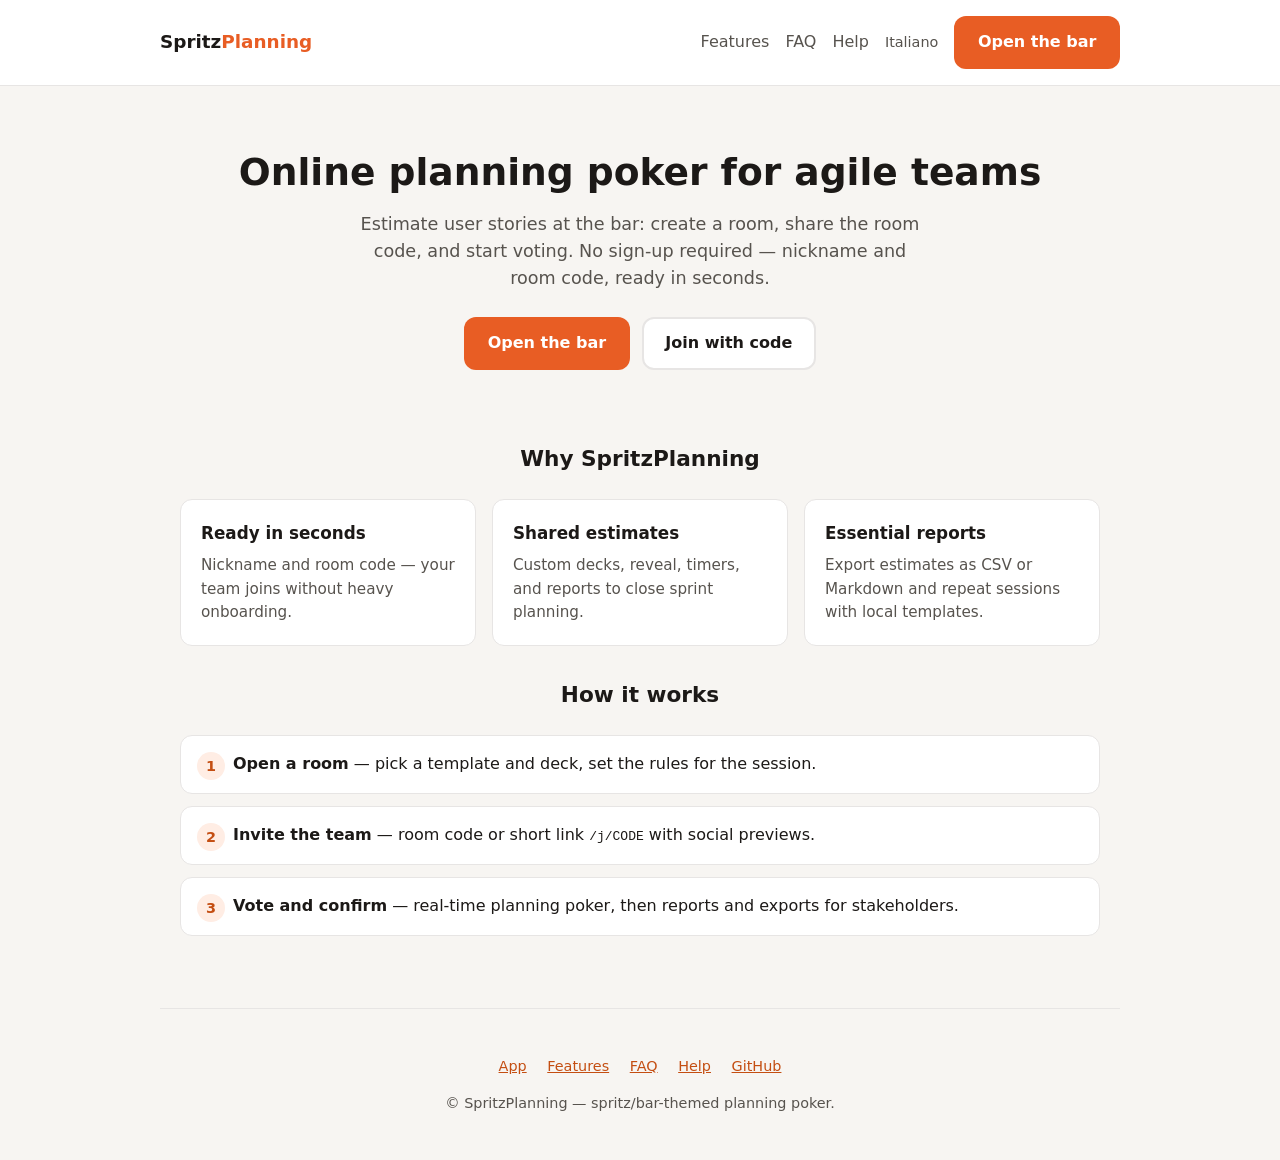
<file: web/landing-en.html>
<!DOCTYPE html>
<html lang="en">
<head>
  <meta charset="UTF-8">
  <meta name="viewport" content="width=device-width, initial-scale=1">
  <title>SpritzPlanning — Online planning poker for agile teams</title>
  <meta name="description" content="Estimate user stories with your team: open a room, share the code, vote. Free planning poker, no sign-up required to join.">
  <link rel="canonical" href="https://spritz-planning.vercel.app/en">
  <link rel="alternate" hreflang="it" href="https://spritz-planning.vercel.app/">
  <link rel="alternate" hreflang="en" href="https://spritz-planning.vercel.app/en">
  <link rel="alternate" hreflang="x-default" href="https://spritz-planning.vercel.app/">
  <meta property="og:type" content="website">
  <meta property="og:site_name" content="SpritzPlanning">
  <meta property="og:title" content="SpritzPlanning — Online planning poker">
  <meta property="og:description" content="Estimate stories with your team: nickname and room code, zero friction. Lightweight bar-themed planning poker.">
  <meta property="og:url" content="https://spritz-planning.vercel.app/en">
  <meta property="og:image" content="https://spritz-planning.vercel.app/icons/Icon-512.png">
  <meta name="twitter:card" content="summary_large_image">
  <meta name="twitter:title" content="SpritzPlanning — Online planning poker">
  <meta name="twitter:description" content="Open a room, invite your team, estimate your backlog in minutes.">
  <meta name="twitter:image" content="https://spritz-planning.vercel.app/icons/Icon-512.png">
  <meta name="theme-color" content="#E85D24">
  <link rel="icon" type="image/png" href="favicon.png">
  <link rel="preload" href="seo/landing.css" as="style">
  <link rel="preload" href="icons/Icon-512.png" as="image" type="image/png">
  <link rel="stylesheet" href="seo/landing.css">
  <!-- SEO_INJECT -->
  <script type="application/ld+json">
  {
    "@context": "https://schema.org",
    "@type": "WebApplication",
    "name": "SpritzPlanning",
    "url": "https://spritz-planning.vercel.app/en",
    "applicationCategory": "BusinessApplication",
    "operatingSystem": "Web",
    "browserRequirements": "Requires JavaScript",
    "offers": {
      "@type": "Offer",
      "price": "0",
      "priceCurrency": "USD"
    },
    "description": "Online planning poker for agile teams: real-time story pointing, no sign-up required.",
    "inLanguage": "en"
  }
  </script>
</head>
<body>
  <noscript>
    <p class="noscript-fallback">
      SpritzPlanning — free online planning poker.
      <a href="/app/">Open the app</a> ·
      <a href="/en/features">Features</a> ·
      <a href="/en/faq">FAQ</a>
    </p>
  </noscript>
  <header>
    <div class="header-inner">
      <a class="logo" href="/en">Spritz<span>Planning</span></a>
      <nav>
        <a href="/en/features">Features</a>
        <a href="/en/faq">FAQ</a>
        <a href="/en/help">Help</a>
        <a class="lang" href="/" hreflang="it">Italiano</a>
        <a class="btn btn-primary" href="/app/">Open the bar</a>
      </nav>
    </div>
  </header>

  <main>
    <section class="hero">
      <h1>Online planning poker for agile teams</h1>
      <p>
        Estimate user stories at the bar: create a room, share the room code, and start voting.
        No sign-up required — nickname and room code, ready in seconds.
      </p>
      <div class="cta-row">
        <a class="btn btn-primary" href="/app/">Open the bar</a>
        <a class="btn btn-secondary" href="/app/">Join with code</a>
      </div>
    </section>

    <h2 class="section-title">Why SpritzPlanning</h2>
    <div class="benefits">
      <article class="card">
        <h3>Ready in seconds</h3>
        <p>Nickname and room code — your team joins without heavy onboarding.</p>
      </article>
      <article class="card">
        <h3>Shared estimates</h3>
        <p>Custom decks, reveal, timers, and reports to close sprint planning.</p>
      </article>
      <article class="card">
        <h3>Essential reports</h3>
        <p>Export estimates as CSV or Markdown and repeat sessions with local templates.</p>
      </article>
    </div>

    <h2 class="section-title">How it works</h2>
    <ol class="steps">
      <li><strong>Open a room</strong> — pick a template and deck, set the rules for the session.</li>
      <li><strong>Invite the team</strong> — room code or short link <code>/j/CODE</code> with social previews.</li>
      <li><strong>Vote and confirm</strong> — real-time planning poker, then reports and exports for stakeholders.</li>
    </ol>
  </main>

  <footer>
    <p>
      <a href="/app/">App</a>
      <a href="/en/features">Features</a>
      <a href="/en/faq">FAQ</a>
      <a href="/en/help">Help</a>
      <a href="https://github.com/edar-dev/SpritzPlanning" rel="noopener">GitHub</a>
    </p>
    <p>© SpritzPlanning — spritz/bar-themed planning poker.</p>
  </footer>
</body>
</html>
</file>
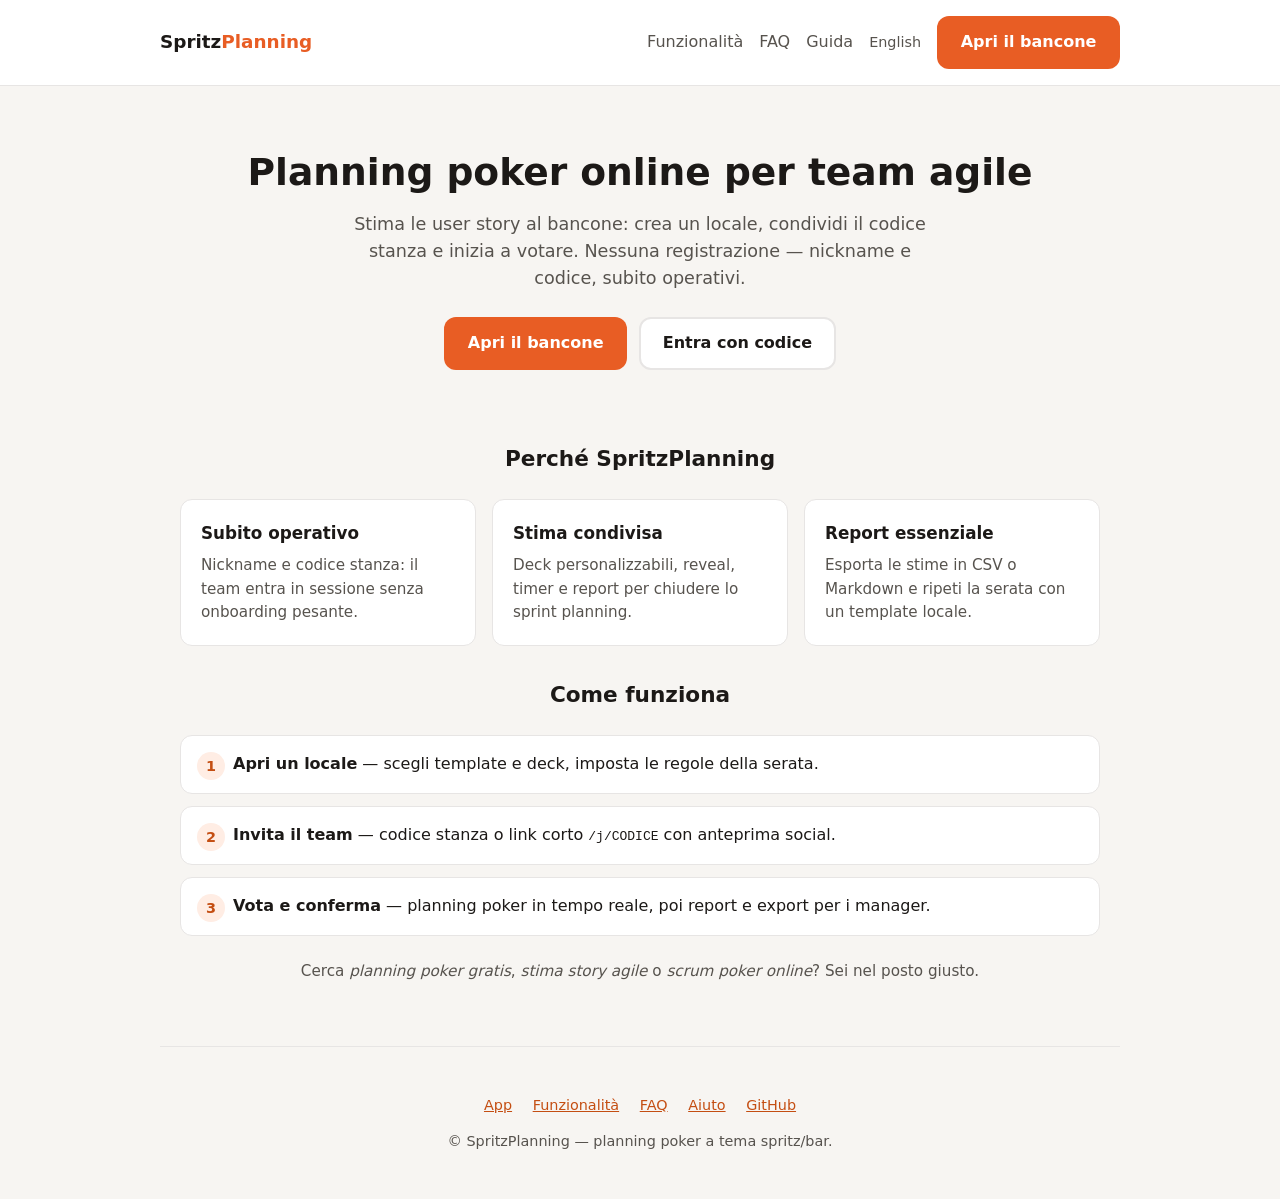
<file: web/landing.html>
<!DOCTYPE html>
<html lang="it">
<head>
  <meta charset="UTF-8">
  <meta name="viewport" content="width=device-width, initial-scale=1">
  <title>SpritzPlanning — Planning poker online per team agile</title>
  <meta name="description" content="Stima le user story con il tuo team: apri un locale, condividi il codice, vota. Planning poker gratis, senza registrazione obbligatoria.">
  <link rel="canonical" href="https://spritz-planning.vercel.app/">
  <link rel="alternate" hreflang="it" href="https://spritz-planning.vercel.app/">
  <link rel="alternate" hreflang="en" href="https://spritz-planning.vercel.app/en">
  <link rel="alternate" hreflang="x-default" href="https://spritz-planning.vercel.app/">
  <meta property="og:type" content="website">
  <meta property="og:site_name" content="SpritzPlanning">
  <meta property="og:title" content="SpritzPlanning — Planning poker online">
  <meta property="og:description" content="Stima le story con il team: nickname e codice stanza, zero attrito. Planning poker leggero con tema bar.">
  <meta property="og:url" content="https://spritz-planning.vercel.app/">
  <meta property="og:image" content="https://spritz-planning.vercel.app/icons/Icon-512.png">
  <meta name="twitter:card" content="summary_large_image">
  <meta name="twitter:title" content="SpritzPlanning — Planning poker online">
  <meta name="twitter:description" content="Apri un locale, invita il team, stima il backlog in pochi minuti.">
  <meta name="twitter:image" content="https://spritz-planning.vercel.app/icons/Icon-512.png">
  <meta name="theme-color" content="#E85D24">
  <link rel="icon" type="image/png" href="favicon.png">
  <link rel="preload" href="seo/landing.css" as="style">
  <link rel="preload" href="icons/Icon-512.png" as="image" type="image/png">
  <link rel="stylesheet" href="seo/landing.css">
  <!-- SEO_INJECT -->
  <script type="application/ld+json">
  {
    "@context": "https://schema.org",
    "@type": "WebApplication",
    "name": "SpritzPlanning",
    "url": "https://spritz-planning.vercel.app/",
    "applicationCategory": "BusinessApplication",
    "operatingSystem": "Web",
    "browserRequirements": "Requires JavaScript",
    "offers": {
      "@type": "Offer",
      "price": "0",
      "priceCurrency": "EUR"
    },
    "description": "Planning poker online per team agile: stima story in tempo reale, senza registrazione."
  }
  </script>
  <script type="application/ld+json">
  {
    "@context": "https://schema.org",
    "@type": "Organization",
    "name": "SpritzPlanning",
    "url": "https://spritz-planning.vercel.app/",
    "logo": "https://spritz-planning.vercel.app/icons/Icon-512.png"
  }
  </script>
</head>
<body>
  <noscript>
    <p class="noscript-fallback">
      SpritzPlanning — planning poker online gratuito.
      <a href="/app/">Apri l'app</a> ·
      <a href="/features">Funzionalità</a> ·
      <a href="/faq">FAQ</a> ·
      <a href="/help">Guida</a>
    </p>
  </noscript>
  <header>
    <div class="header-inner">
      <a class="logo" href="/">Spritz<span>Planning</span></a>
      <nav>
        <a href="/features">Funzionalità</a>
        <a href="/faq">FAQ</a>
        <a href="/help">Guida</a>
        <a class="lang" href="/en" hreflang="en">English</a>
        <a class="btn btn-primary" href="/app/">Apri il bancone</a>
      </nav>
    </div>
  </header>

  <main>
    <section class="hero">
      <h1>Planning poker online per team agile</h1>
      <p>
        Stima le user story al bancone: crea un locale, condividi il codice stanza
        e inizia a votare. Nessuna registrazione — nickname e codice, subito operativi.
      </p>
      <div class="cta-row">
        <a class="btn btn-primary" href="/app/">Apri il bancone</a>
        <a class="btn btn-secondary" href="/app/">Entra con codice</a>
      </div>
    </section>

    <h2 class="section-title">Perché SpritzPlanning</h2>
    <div class="benefits">
      <article class="card">
        <h3>Subito operativo</h3>
        <p>Nickname e codice stanza: il team entra in sessione senza onboarding pesante.</p>
      </article>
      <article class="card">
        <h3>Stima condivisa</h3>
        <p>Deck personalizzabili, reveal, timer e report per chiudere lo sprint planning.</p>
      </article>
      <article class="card">
        <h3>Report essenziale</h3>
        <p>Esporta le stime in CSV o Markdown e ripeti la serata con un template locale.</p>
      </article>
    </div>

    <h2 class="section-title">Come funziona</h2>
    <ol class="steps">
      <li><strong>Apri un locale</strong> — scegli template e deck, imposta le regole della serata.</li>
      <li><strong>Invita il team</strong> — codice stanza o link corto <code>/j/CODICE</code> con anteprima social.</li>
      <li><strong>Vota e conferma</strong> — planning poker in tempo reale, poi report e export per i manager.</li>
    </ol>

    <p style="text-align:center;color:var(--text-secondary);font-size:0.95rem;">
      Cerca <em>planning poker gratis</em>, <em>stima story agile</em> o <em>scrum poker online</em>?
      Sei nel posto giusto.
    </p>
  </main>

  <footer>
    <p>
      <a href="/app/">App</a>
      <a href="/features">Funzionalità</a>
      <a href="/faq">FAQ</a>
      <a href="/help">Aiuto</a>
      <a href="https://github.com/edar-dev/SpritzPlanning" rel="noopener">GitHub</a>
    </p>
    <p>© SpritzPlanning — planning poker a tema spritz/bar.</p>
  </footer>
</body>
</html>
</file>
<file: web/seo/landing.css>
:root {
  --spritz: #e85d24;
  --spritz-dark: #c44e12;
  --olive: #5c6b42;
  --bg: #f7f5f2;
  --surface: #fff;
  --text: #1c1917;
  --text-secondary: #57534e;
  --border: #e7e5e4;
  --radius: 12px;
  --max: 960px;
}

* {
  box-sizing: border-box;
}

body {
  margin: 0;
  font-family: system-ui, -apple-system, "Segoe UI", Roboto, sans-serif;
  background: var(--bg);
  color: var(--text);
  line-height: 1.55;
}

a {
  color: var(--spritz-dark);
}

a:focus-visible {
  outline: 2px solid var(--spritz);
  outline-offset: 2px;
}

header {
  background: var(--surface);
  border-bottom: 1px solid var(--border);
  padding: 1rem 1.25rem;
}

.header-inner {
  max-width: var(--max);
  margin: 0 auto;
  display: flex;
  align-items: center;
  justify-content: space-between;
  gap: 1rem;
  flex-wrap: wrap;
}

.logo {
  font-weight: 800;
  font-size: 1.15rem;
  color: var(--text);
  text-decoration: none;
}

.logo span {
  color: var(--spritz);
}

nav {
  display: flex;
  gap: 1rem;
  align-items: center;
  flex-wrap: wrap;
}

nav a {
  text-decoration: none;
  font-weight: 500;
  color: var(--text-secondary);
}

.lang {
  font-size: 0.9rem;
}

main {
  max-width: var(--max);
  margin: 0 auto;
  padding: 2rem 1.25rem 3rem;
}

.hero {
  text-align: center;
  padding: 2rem 0 2.5rem;
}

.hero h1 {
  font-size: clamp(1.75rem, 4vw, 2.35rem);
  line-height: 1.2;
  margin: 0 0 1rem;
}

.hero p {
  font-size: 1.1rem;
  color: var(--text-secondary);
  max-width: 36rem;
  margin: 0 auto 1.5rem;
}

.cta-row {
  display: flex;
  gap: 0.75rem;
  justify-content: center;
  flex-wrap: wrap;
}

.btn {
  display: inline-block;
  padding: 0.75rem 1.35rem;
  border-radius: var(--radius);
  font-weight: 600;
  text-decoration: none;
  border: 2px solid transparent;
}

.btn-primary {
  background: var(--spritz);
  color: #fff;
}

.btn-primary:hover {
  background: var(--spritz-dark);
  color: #fff;
}

.btn-secondary {
  background: var(--surface);
  border-color: var(--border);
  color: var(--text);
}

.section-title {
  font-size: 1.35rem;
  margin: 2rem 0 1rem;
  text-align: center;
}

.benefits {
  display: grid;
  grid-template-columns: repeat(auto-fit, minmax(220px, 1fr));
  gap: 1rem;
  margin: 1.5rem 0;
}

.card {
  background: var(--surface);
  border: 1px solid var(--border);
  border-radius: var(--radius);
  padding: 1.25rem;
}

.card h3 {
  margin: 0 0 0.5rem;
  font-size: 1.05rem;
}

.card p {
  margin: 0;
  color: var(--text-secondary);
  font-size: 0.95rem;
}

.steps {
  list-style: none;
  padding: 0;
  margin: 1.5rem 0;
  counter-reset: step;
}

.steps li {
  counter-increment: step;
  background: var(--surface);
  border: 1px solid var(--border);
  border-radius: var(--radius);
  padding: 1rem 1.25rem 1rem 3.25rem;
  margin-bottom: 0.75rem;
  position: relative;
}

.steps li::before {
  content: counter(step);
  position: absolute;
  left: 1rem;
  top: 1rem;
  width: 1.75rem;
  height: 1.75rem;
  background: var(--primary-soft, #ffede4);
  color: var(--spritz-dark);
  border-radius: 50%;
  font-weight: 700;
  display: flex;
  align-items: center;
  justify-content: center;
  font-size: 0.9rem;
}

:root {
  --primary-soft: #ffede4;
}

footer {
  max-width: var(--max);
  margin: 0 auto;
  padding: 2rem 1.25rem;
  border-top: 1px solid var(--border);
  color: var(--text-secondary);
  font-size: 0.9rem;
  text-align: center;
}

footer a {
  margin: 0 0.5rem;
}

.faq-list {
  margin: 1.5rem 0 0;
  padding: 0;
  list-style: none;
}

.faq-item {
  background: var(--surface);
  border: 1px solid var(--border);
  border-radius: var(--radius);
  padding: 1rem 1.25rem;
  margin-bottom: 0.75rem;
}

.faq-item h2 {
  margin: 0 0 0.5rem;
  font-size: 1.05rem;
  line-height: 1.35;
}

.faq-item p {
  margin: 0;
  color: var(--text-secondary);
  font-size: 0.95rem;
}

.noscript-fallback {
  max-width: var(--max);
  margin: 0 auto;
  padding: 0.75rem 1.25rem;
  background: #fff8f0;
  border-bottom: 1px solid var(--border);
  font-size: 0.9rem;
  text-align: center;
}
</file>
